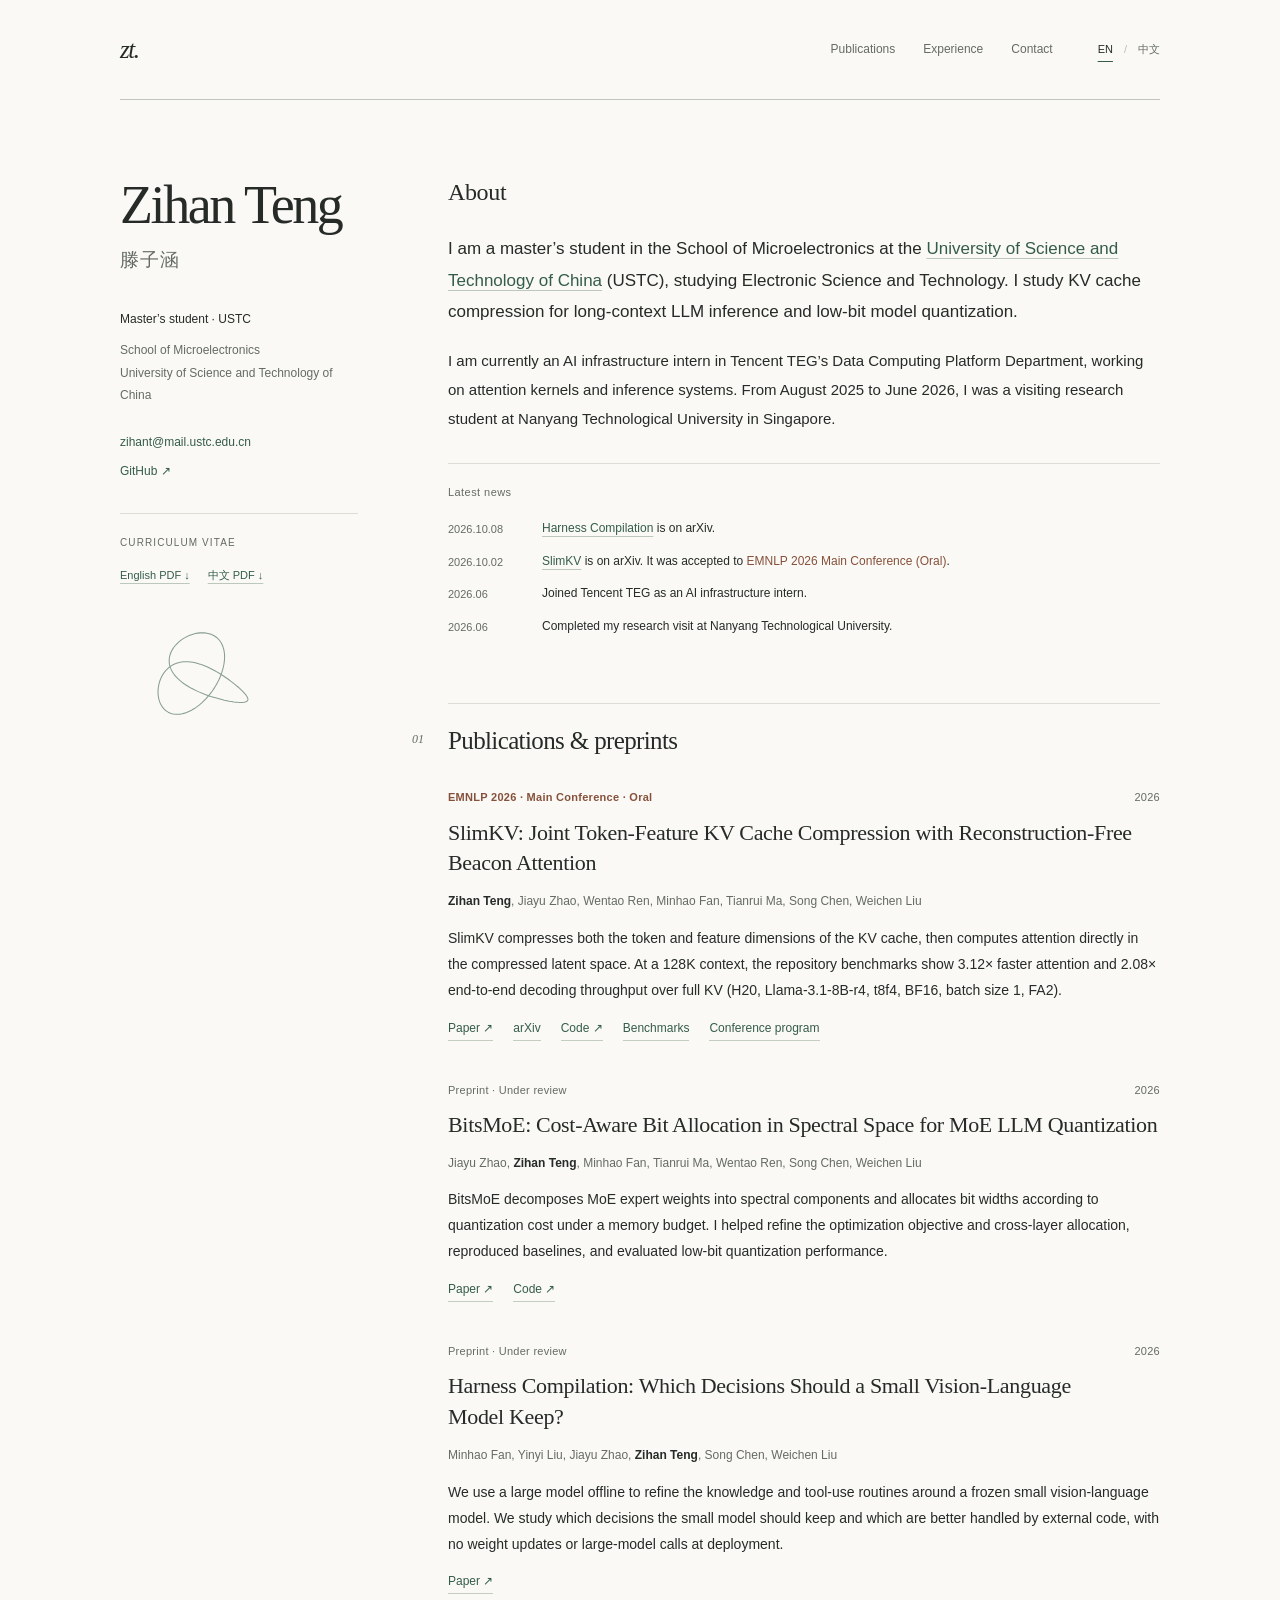
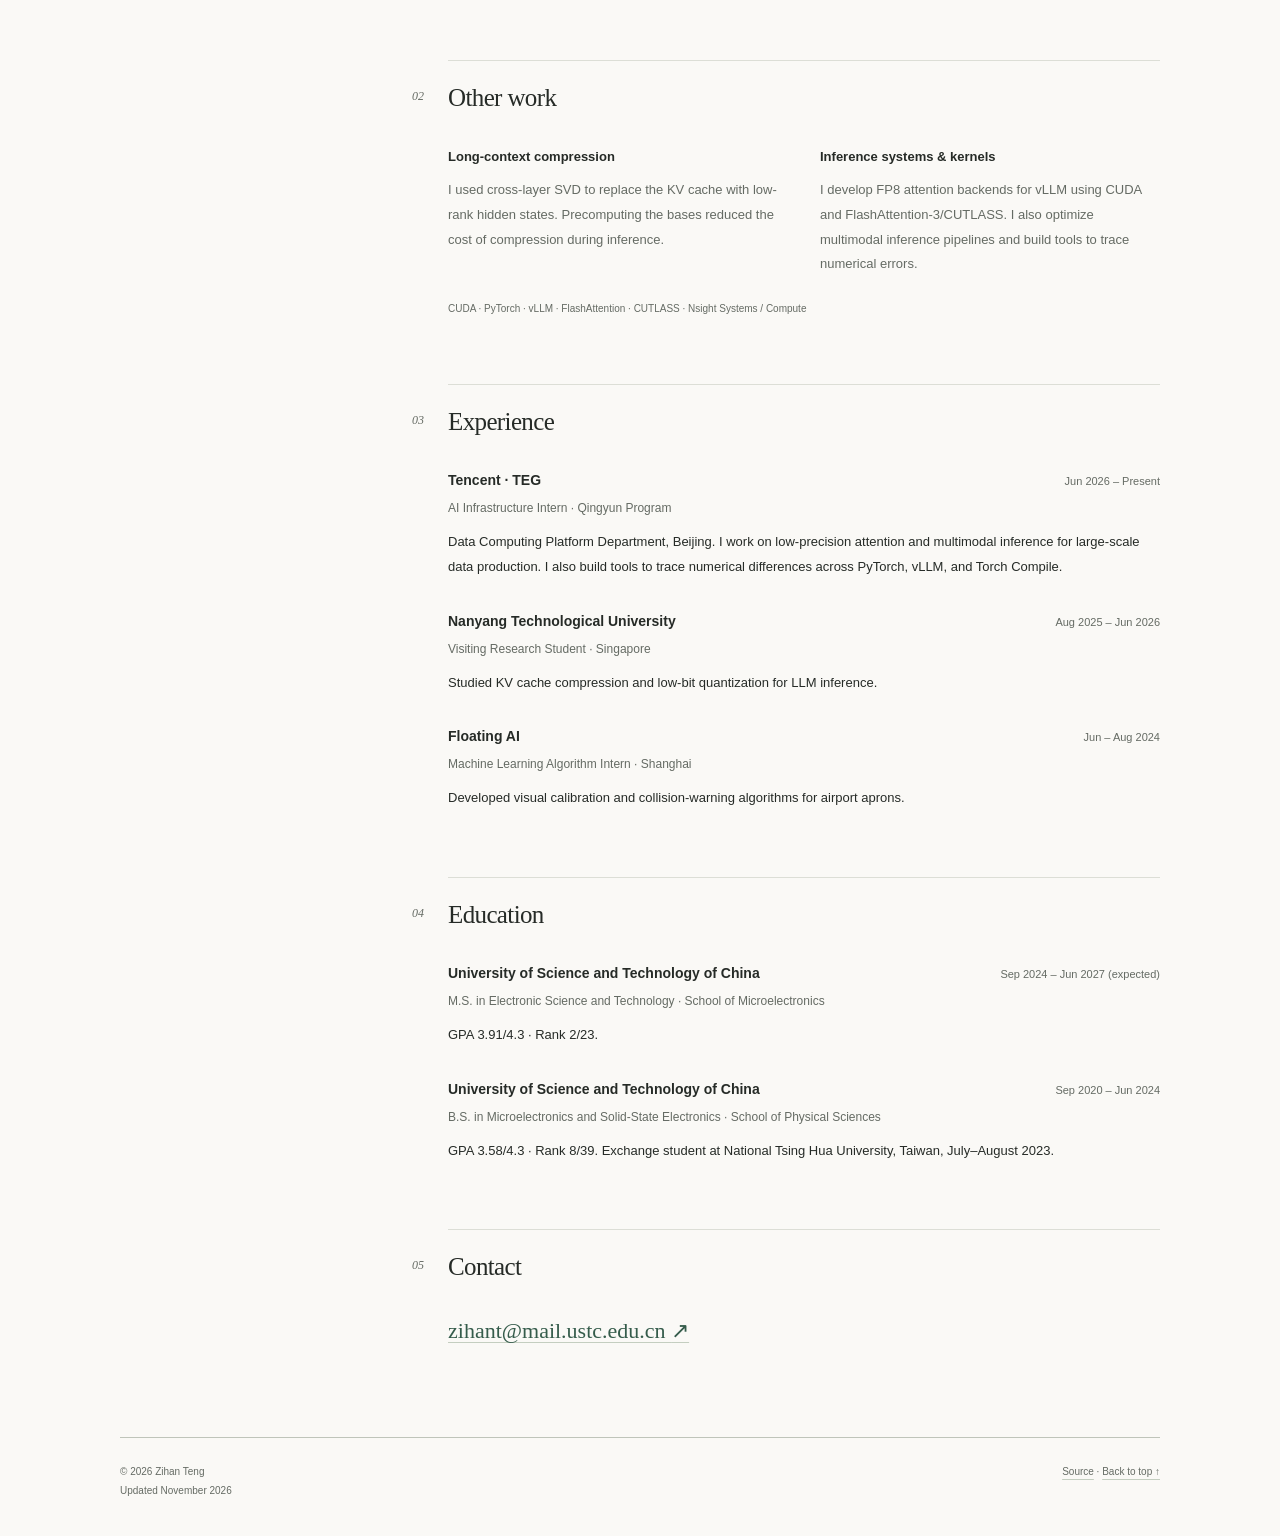
<file: index.html>
<!doctype html>
<html lang="en">
<head>
<meta charset="utf-8">
<meta name="viewport" content="width=device-width, initial-scale=1">
<meta name="description" content="Zihan Teng, master’s student at USTC. Research in efficient LLM inference, KV cache compression, quantization, and GPU systems. First author of SlimKV, EMNLP 2026 Oral.">
<meta name="theme-color" content="#faf9f6">
<title>Zihan Teng</title>
<link rel="canonical" href="https://strandding.github.io/">
<link rel="alternate" hreflang="en" href="https://strandding.github.io/">
<link rel="alternate" hreflang="zh-CN" href="https://strandding.github.io/zh/">
<link rel="alternate" hreflang="x-default" href="https://strandding.github.io/">
<meta property="og:type" content="website">
<meta property="og:title" content="Zihan Teng">
<meta property="og:description" content="Zihan Teng, master’s student at USTC. Research in efficient LLM inference, KV cache compression, quantization, and GPU systems. First author of SlimKV, EMNLP 2026 Oral.">
<meta property="og:url" content="https://strandding.github.io/">
<meta property="og:locale" content="en_US">
<link rel="icon" href="./assets/favicon.svg" type="image/svg+xml">
<link rel="stylesheet" href="./assets/style.css">
<script type="application/ld+json">{"@context": "https://schema.org", "@type": "Person", "name": "Zihan Teng", "alternateName": "滕子涵", "url": "https://strandding.github.io/", "email": "mailto:zihant@mail.ustc.edu.cn", "sameAs": ["https://github.com/Strandding"], "affiliation": {"@type": "CollegeOrUniversity", "name": "University of Science and Technology of China"}}</script>
</head>
<body id="top">
<a class="skip-link" href="#main">Skip to content</a>
<div class="page">
<header class="topbar">
<a class="wordmark" href="./" aria-label="Zihan Teng">zt.</a>
<div class="top-right">
<nav class="top-nav" aria-label="Main navigation"><a href="#publications">Publications</a><a href="#experience">Experience</a><a href="#contact">Contact</a></nav>
<nav class="language" aria-label="Language"><a href="./" lang="en" hreflang="en" aria-current="page">EN</a><span aria-hidden="true">/</span><a href="./zh/" lang="zh-CN" hreflang="zh-CN" >中文</a></nav>
</div>
</header>
<div class="layout">
<aside class="profile" aria-label="Personal profile">
<h1>Zihan Teng</h1>
<p class="alternate-name" lang="zh-CN">滕子涵</p>
<p class="affiliation"><span class="role">Master’s student · USTC</span>School of Microelectronics<br>University of Science and Technology of China</p>
<div class="profile-links"><a href="mailto:zihant@mail.ustc.edu.cn">zihant@mail.ustc.edu.cn</a><a href="https://github.com/Strandding">GitHub <span aria-hidden="true">↗</span></a></div>
<div class="cv-links"><span class="label">Curriculum vitae</span><a href="./assets/Zihan_Teng_CV_EN.pdf" download="Zihan_Teng_CV_EN.pdf" lang="en">English PDF <span aria-hidden="true">↓</span></a><a href="./assets/Zihan_Teng_CV_ZH.pdf" download="Zihan_Teng_CV_ZH.pdf" lang="zh-CN">中文 PDF <span aria-hidden="true">↓</span></a></div>
<svg class="motion-mark" data-motion-mark viewBox="0 0 160 108" aria-hidden="true" focusable="false"><path d="M77.69,39.39 L80.14,40.13 L82.60,41.00 L85.07,41.97 L87.54,43.03 L90.00,44.19 L92.45,45.43 L94.88,46.74 L97.28,48.11 L99.64,49.53 L101.96,51.00 L104.23,52.49 L106.45,54.00 L108.59,55.52 L110.67,57.05 L112.66,58.57 L114.56,60.07 L116.37,61.55 L118.07,63.00 L119.66,64.40 L121.13,65.77 L122.47,67.08 L123.68,68.34 L124.75,69.53 L125.67,70.66 L126.44,71.73 L127.06,72.72 L127.51,73.63 L127.80,74.47 L127.91,75.23 L127.85,75.91 L127.62,76.52 L127.22,77.04 L126.63,77.48 L125.87,77.84 L124.93,78.12 L123.82,78.32 L122.54,78.44 L121.10,78.48 L119.49,78.45 L117.73,78.34 L115.82,78.16 L113.77,77.90 L111.59,77.57 L109.29,77.17 L106.87,76.69 L104.36,76.15 L101.76,75.53 L99.08,74.85 L96.34,74.09 L93.55,73.27 L90.73,72.38 L87.90,71.42 L85.05,70.39 L82.23,69.29 L79.42,68.12 L76.66,66.89 L73.96,65.59 L71.33,64.23 L68.79,62.80 L66.36,61.30 L64.04,59.75 L61.84,58.13 L59.80,56.46 L57.90,54.73 L56.17,52.95 L54.61,51.11 L53.24,49.24 L52.05,47.32 L51.07,45.37 L50.28,43.38 L49.70,41.38 L49.33,39.36 L49.17,37.32 L49.22,35.29 L49.47,33.26 L49.93,31.25 L50.59,29.26 L51.44,27.31 L52.48,25.40 L53.69,23.54 L55.08,21.75 L56.62,20.03 L58.31,18.39 L60.14,16.85 L62.08,15.42 L64.13,14.10 L66.27,12.91 L68.49,11.85 L70.76,10.93 L73.07,10.17 L75.41,9.57 L77.76,9.14 L80.10,8.87 L82.42,8.79 L84.69,8.89 L86.91,9.18 L89.05,9.66 L91.11,10.33 L93.06,11.19 L94.89,12.24 L96.60,13.48 L98.16,14.90 L99.58,16.50 L100.83,18.27 L101.91,20.21 L102.82,22.31 L103.54,24.56 L104.08,26.95 L104.42,29.46 L104.58,32.08 L104.54,34.81 L104.30,37.62 L103.88,40.51 L103.26,43.44 L102.47,46.42 L101.49,49.42 L100.34,52.43 L99.03,55.42 L97.57,58.38 L95.95,61.30 L94.20,64.16 L92.33,66.94 L90.34,69.63 L88.25,72.20 L86.07,74.65 L83.82,76.96 L81.50,79.12 L79.14,81.11 L76.74,82.93 L74.32,84.57 L71.89,86.01 L69.47,87.26 L67.07,88.30 L64.69,89.13 L62.36,89.74 L60.09,90.15 L57.88,90.34 L55.74,90.31 L53.70,90.08 L51.75,89.64 L49.90,89.01 L48.17,88.18 L46.56,87.17 L45.07,85.99 L43.72,84.64 L42.50,83.14 L41.43,81.51 L40.49,79.75 L39.71,77.88 L39.07,75.91 L38.58,73.87 L38.25,71.76 L38.06,69.60 L38.02,67.41 L38.13,65.20 L38.38,63.00 L38.78,60.80 L39.32,58.64 L40.00,56.52 L40.81,54.47 L41.75,52.48 L42.82,50.59 L44.00,48.78 L45.31,47.09 L46.72,45.52 L48.25,44.07 L49.87,42.76 L51.59,41.59 L53.40,40.57 L55.30,39.70 L57.28,38.98 L59.33,38.42 L61.45,38.01 L63.63,37.76 L65.86,37.67 L68.15,37.73 L70.49,37.93 L72.86,38.28 L75.26,38.77 L77.69,39.39 Z"/></svg>
</aside>
<main class="content" id="main">
<section class="intro" aria-labelledby="intro-title"><h2 id="intro-title">About</h2><p>I am a master’s student in the School of Microelectronics at the <a href="https://www.ustc.edu.cn/">University of Science and Technology of China</a> (USTC), studying Electronic Science and Technology. I study KV cache compression for long-context LLM inference and low-bit model quantization.</p><p>I am currently an AI infrastructure intern in Tencent TEG’s Data Computing Platform Department, working on attention kernels and inference systems. From August 2025 to June 2026, I was a visiting research student at Nanyang Technological University in Singapore.</p><div class="news" aria-labelledby="news-title"><h3 id="news-title">Latest news</h3><ul>
<li><time datetime="2026-10-08">2026.10.08</time><p><a href="https://arxiv.org/abs/2610.11231">Harness Compilation</a> is on arXiv.</p></li>
<li><time datetime="2026-10-02">2026.10.02</time><p><a href="https://arxiv.org/abs/2610.02953">SlimKV</a> is on arXiv. It was accepted to <strong>EMNLP 2026 Main Conference (Oral)</strong>.</p></li>
<li><time datetime="2026-06">2026.06</time><p>Joined Tencent TEG as an AI infrastructure intern.</p></li>
<li><time datetime="2026-06">2026.06</time><p>Completed my research visit at Nanyang Technological University.</p></li>
</ul></div></section>
<section class="section" id="publications"><div class="section-heading"><span class="number" aria-hidden="true">01</span><h2>Publications & preprints</h2></div>
<article class="publication">
<div class="publication-header"><span class="venue">EMNLP 2026 · Main Conference · Oral</span><span>2026</span></div>
<h3 lang="en"><a href="https://aclanthology.org/2026.emnlp-main.983/">SlimKV: Joint Token-Feature KV Cache Compression with Reconstruction-Free Beacon Attention</a></h3>
<p class="authors" lang="en"><strong>Zihan Teng</strong>, Jiayu Zhao, Wentao Ren, Minhao Fan, Tianrui Ma, Song Chen, Weichen Liu</p><p class="abstract">SlimKV compresses both the token and feature dimensions of the KV cache, then computes attention directly in the compressed latent space. At a 128K context, the repository benchmarks show 3.12× faster attention and 2.08× end-to-end decoding throughput over full KV (H20, Llama-3.1-8B-r4, t8f4, BF16, batch size 1, FA2).</p>
<div class="paper-links"><a href="https://aclanthology.org/2026.emnlp-main.983/">Paper <span aria-hidden="true">↗</span></a><a href="https://arxiv.org/abs/2610.02953">arXiv</a><a href="https://github.com/Strandding/SlimKV">Code <span aria-hidden="true">↗</span></a><a href="https://github.com/Strandding/SlimKV#decode-speed">Benchmarks</a><a href="https://2026.emnlp.org/program/">Conference program</a></div>
</article>
<article class="publication">
<div class="publication-header"><span>Preprint · Under review</span><span>2026</span></div>
<h3 lang="en"><a href="https://arxiv.org/abs/2606.00079">BitsMoE: Cost-Aware Bit Allocation in Spectral Space for MoE LLM Quantization</a></h3>
<p class="authors" lang="en">Jiayu Zhao, <strong>Zihan Teng</strong>, Minhao Fan, Tianrui Ma, Wentao Ren, Song Chen, Weichen Liu</p><p class="abstract">BitsMoE decomposes MoE expert weights into spectral components and allocates bit widths according to quantization cost under a memory budget. I helped refine the optimization objective and cross-layer allocation, reproduced baselines, and evaluated low-bit quantization performance.</p>
<div class="paper-links"><a href="https://arxiv.org/abs/2606.00079">Paper <span aria-hidden="true">↗</span></a><a href="https://github.com/zjiayu064/BitsMoE">Code <span aria-hidden="true">↗</span></a></div>
</article>
<article class="publication">
<div class="publication-header"><span>Preprint · Under review</span><span>2026</span></div>
<h3 lang="en"><a href="https://arxiv.org/abs/2610.11231">Harness Compilation: Which Decisions Should a Small Vision-Language Model Keep?</a></h3>
<p class="authors" lang="en">Minhao Fan, Yinyi Liu, Jiayu Zhao, <strong>Zihan Teng</strong>, Song Chen, Weichen Liu</p><p class="abstract">We use a large model offline to refine the knowledge and tool-use routines around a frozen small vision-language model. We study which decisions the small model should keep and which are better handled by external code, with no weight updates or large-model calls at deployment.</p>
<div class="paper-links"><a href="https://arxiv.org/abs/2610.11231">Paper <span aria-hidden="true">↗</span></a></div>
</article>
</section>
<section class="section" id="research"><div class="section-heading"><span class="number" aria-hidden="true">02</span><h2>Other work</h2></div><div class="practice"><div><h3>Long-context compression</h3><p>I used cross-layer SVD to replace the KV cache with low-rank hidden states. Precomputing the bases reduced the cost of compression during inference.</p></div><div><h3>Inference systems & kernels</h3><p>I develop FP8 attention backends for vLLM using CUDA and FlashAttention-3/CUTLASS. I also optimize multimodal inference pipelines and build tools to trace numerical errors.</p></div></div><p class="tools">CUDA · PyTorch · vLLM · FlashAttention · CUTLASS · Nsight Systems / Compute</p></section>
<section class="section" id="experience"><div class="section-heading"><span class="number" aria-hidden="true">03</span><h2>Experience</h2></div><article class="entry"><div class="entry-title"><h3>Tencent · TEG</h3><span class="date">Jun 2026 – Present</span></div><p class="role">AI Infrastructure Intern · Qingyun Program</p><p>Data Computing Platform Department, Beijing. I work on low-precision attention and multimodal inference for large-scale data production. I also build tools to trace numerical differences across PyTorch, vLLM, and Torch Compile.</p></article>
<article class="entry"><div class="entry-title"><h3>Nanyang Technological University</h3><span class="date">Aug 2025 – Jun 2026</span></div><p class="role">Visiting Research Student · Singapore</p><p>Studied KV cache compression and low-bit quantization for LLM inference.</p></article>
<article class="entry"><div class="entry-title"><h3>Floating AI</h3><span class="date">Jun – Aug 2024</span></div><p class="role">Machine Learning Algorithm Intern · Shanghai</p><p>Developed visual calibration and collision-warning algorithms for airport aprons.</p></article></section>
<section class="section" id="education"><div class="section-heading"><span class="number" aria-hidden="true">04</span><h2>Education</h2></div><article class="entry"><div class="entry-title"><h3>University of Science and Technology of China</h3><span class="date">Sep 2024 – Jun 2027 (expected)</span></div><p class="role">M.S. in Electronic Science and Technology · School of Microelectronics</p><p>GPA 3.91/4.3 · Rank 2/23.</p></article>
<article class="entry"><div class="entry-title"><h3>University of Science and Technology of China</h3><span class="date">Sep 2020 – Jun 2024</span></div><p class="role">B.S. in Microelectronics and Solid-State Electronics · School of Physical Sciences</p><p>GPA 3.58/4.3 · Rank 8/39. Exchange student at National Tsing Hua University, Taiwan, July–August 2023.</p></article></section>
<section class="section contact" id="contact"><div class="section-heading"><span class="number" aria-hidden="true">05</span><h2>Contact</h2></div><a href="mailto:zihant@mail.ustc.edu.cn">zihant@mail.ustc.edu.cn <span aria-hidden="true">↗</span></a></section>
</main>
</div>
<footer class="footer"><span>© 2026 Zihan Teng<br>Updated November 2026</span><span><a href="https://github.com/Strandding/strandding.github.io">Source</a> · <a href="#top">Back to top ↑</a></span></footer>
</div>
<script type="module" src="./assets/motion.js"></script>
</body>
</html>
</file>
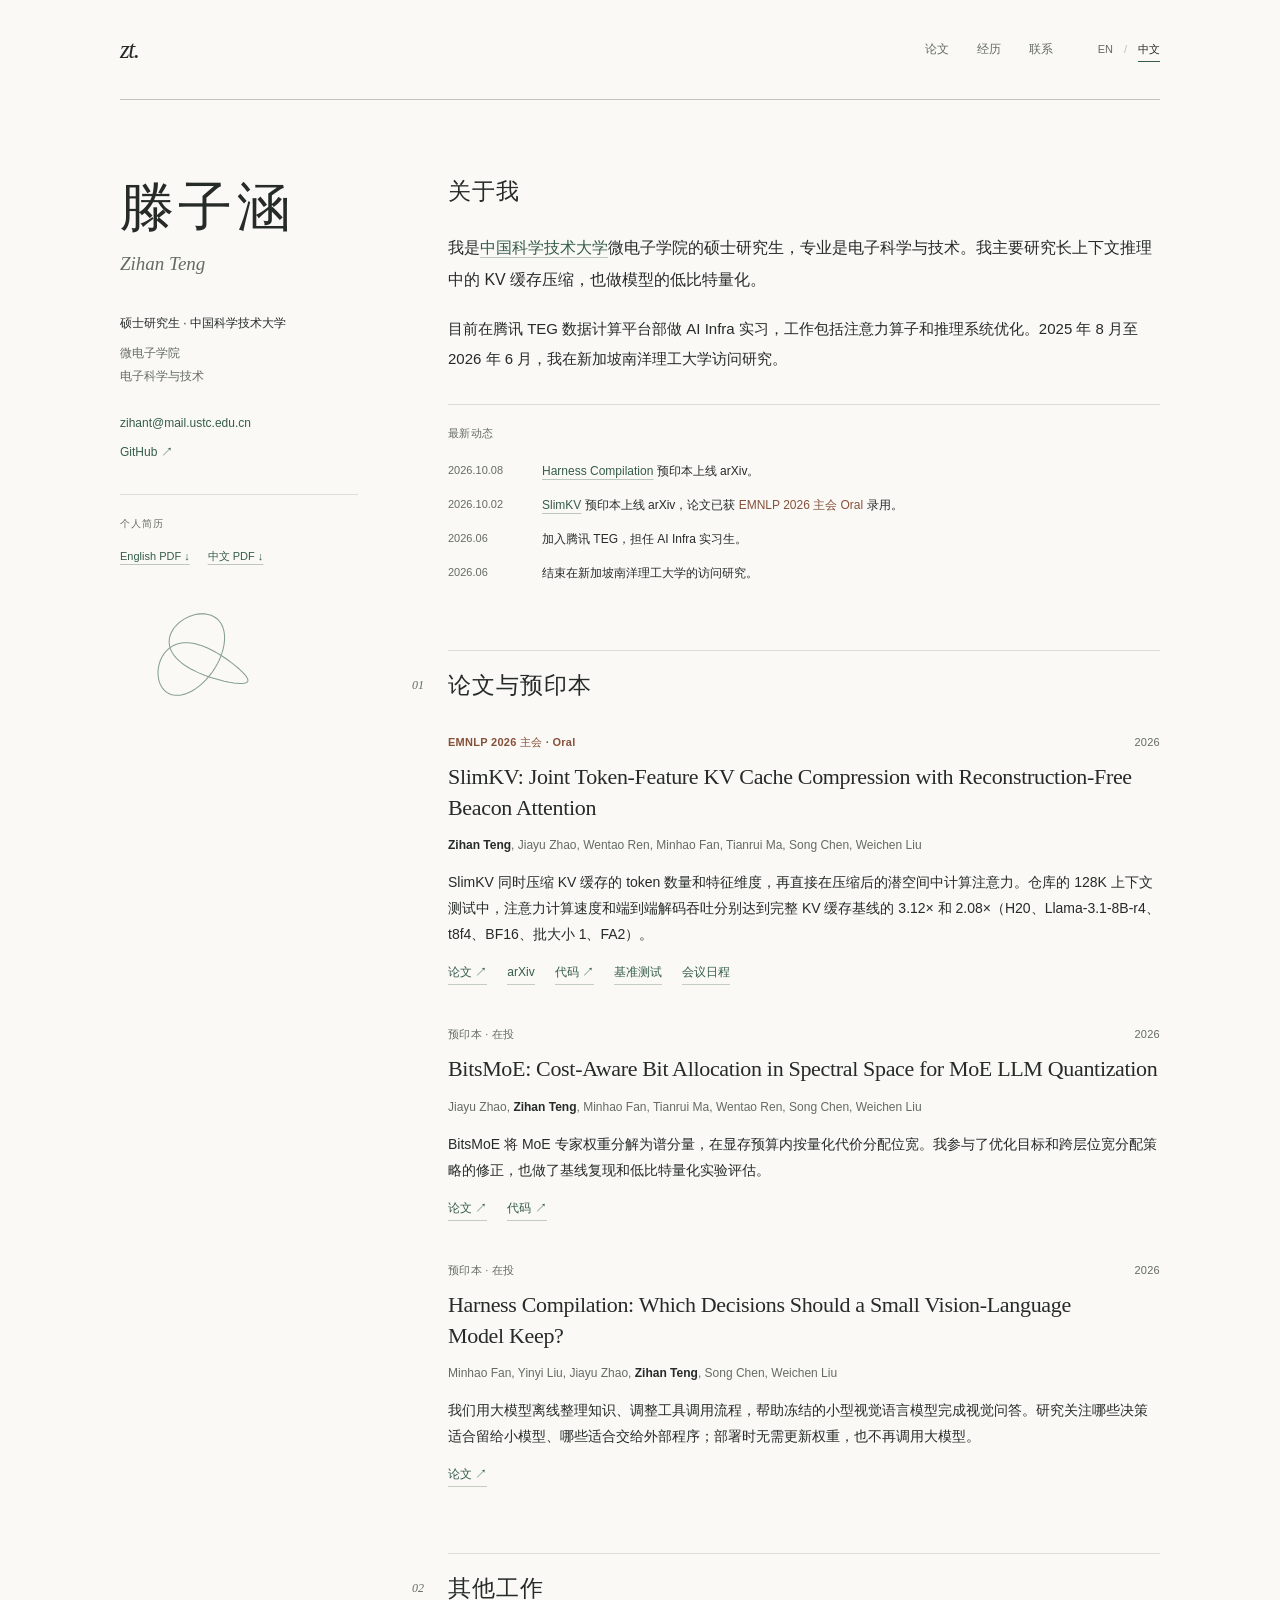
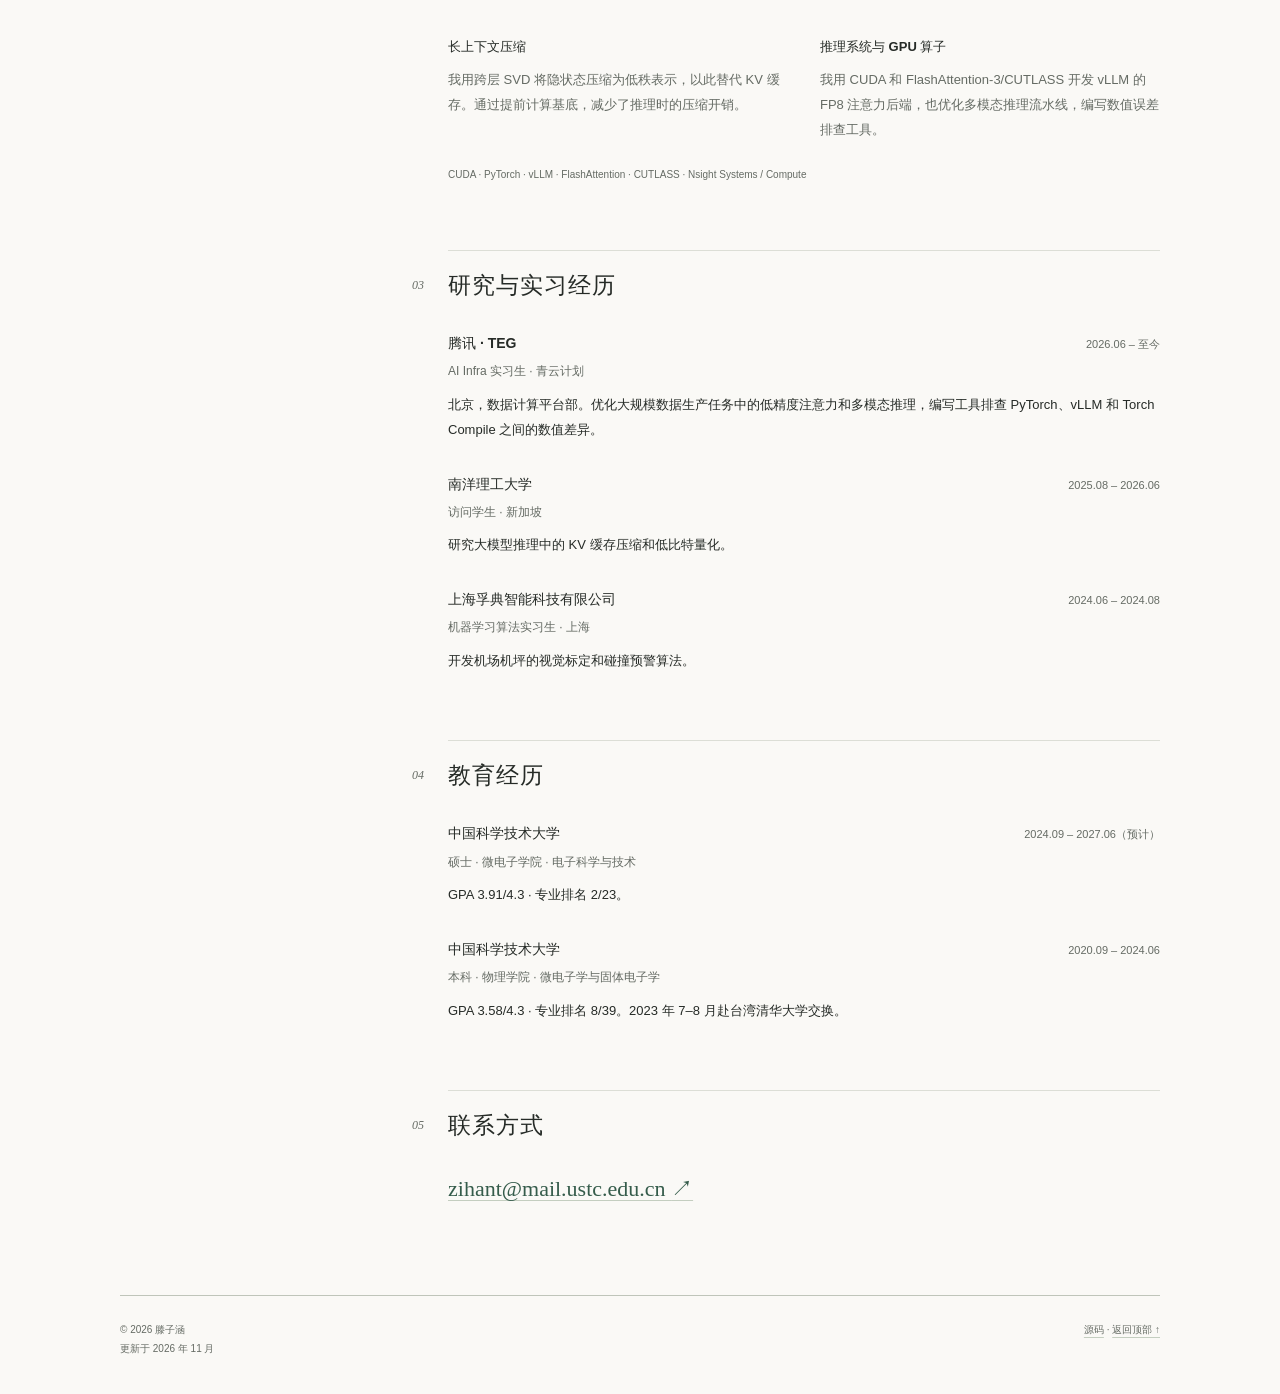
<file: zh/index.html>
<!doctype html>
<html lang="zh-CN">
<head>
<meta charset="utf-8">
<meta name="viewport" content="width=device-width, initial-scale=1">
<meta name="description" content="滕子涵，中国科学技术大学硕士研究生。研究方向包括大模型高效推理、KV 缓存压缩、低比特量化与 GPU 系统。SlimKV 第一作者，EMNLP 2026 主会 Oral。">
<meta name="theme-color" content="#faf9f6">
<title>滕子涵</title>
<link rel="canonical" href="https://strandding.github.io/zh/">
<link rel="alternate" hreflang="en" href="https://strandding.github.io/">
<link rel="alternate" hreflang="zh-CN" href="https://strandding.github.io/zh/">
<link rel="alternate" hreflang="x-default" href="https://strandding.github.io/">
<meta property="og:type" content="website">
<meta property="og:title" content="滕子涵">
<meta property="og:description" content="滕子涵，中国科学技术大学硕士研究生。研究方向包括大模型高效推理、KV 缓存压缩、低比特量化与 GPU 系统。SlimKV 第一作者，EMNLP 2026 主会 Oral。">
<meta property="og:url" content="https://strandding.github.io/zh/">
<meta property="og:locale" content="zh_CN">
<link rel="icon" href="../assets/favicon.svg" type="image/svg+xml">
<link rel="stylesheet" href="../assets/style.css">
<script type="application/ld+json">{"@context": "https://schema.org", "@type": "Person", "name": "Zihan Teng", "alternateName": "滕子涵", "url": "https://strandding.github.io/", "email": "mailto:zihant@mail.ustc.edu.cn", "sameAs": ["https://github.com/Strandding"], "affiliation": {"@type": "CollegeOrUniversity", "name": "University of Science and Technology of China"}}</script>
</head>
<body id="top">
<a class="skip-link" href="#main">跳转到正文</a>
<div class="page">
<header class="topbar">
<a class="wordmark" href="./" aria-label="滕子涵">zt.</a>
<div class="top-right">
<nav class="top-nav" aria-label="主导航"><a href="#publications">论文</a><a href="#experience">经历</a><a href="#contact">联系</a></nav>
<nav class="language" aria-label="语言切换"><a href="../" lang="en" hreflang="en" >EN</a><span aria-hidden="true">/</span><a href="./" lang="zh-CN" hreflang="zh-CN" aria-current="page">中文</a></nav>
</div>
</header>
<div class="layout">
<aside class="profile" aria-label="个人信息">
<h1>滕子涵</h1>
<p class="alternate-name" lang="en">Zihan Teng</p>
<p class="affiliation"><span class="role">硕士研究生 · 中国科学技术大学</span>微电子学院<br>电子科学与技术</p>
<div class="profile-links"><a href="mailto:zihant@mail.ustc.edu.cn">zihant@mail.ustc.edu.cn</a><a href="https://github.com/Strandding">GitHub <span aria-hidden="true">↗</span></a></div>
<div class="cv-links"><span class="label">个人简历</span><a href="../assets/Zihan_Teng_CV_EN.pdf" download="Zihan_Teng_CV_EN.pdf" lang="en">English PDF <span aria-hidden="true">↓</span></a><a href="../assets/Zihan_Teng_CV_ZH.pdf" download="Zihan_Teng_CV_ZH.pdf" lang="zh-CN">中文 PDF <span aria-hidden="true">↓</span></a></div>
<svg class="motion-mark" data-motion-mark viewBox="0 0 160 108" aria-hidden="true" focusable="false"><path d="M77.69,39.39 L80.14,40.13 L82.60,41.00 L85.07,41.97 L87.54,43.03 L90.00,44.19 L92.45,45.43 L94.88,46.74 L97.28,48.11 L99.64,49.53 L101.96,51.00 L104.23,52.49 L106.45,54.00 L108.59,55.52 L110.67,57.05 L112.66,58.57 L114.56,60.07 L116.37,61.55 L118.07,63.00 L119.66,64.40 L121.13,65.77 L122.47,67.08 L123.68,68.34 L124.75,69.53 L125.67,70.66 L126.44,71.73 L127.06,72.72 L127.51,73.63 L127.80,74.47 L127.91,75.23 L127.85,75.91 L127.62,76.52 L127.22,77.04 L126.63,77.48 L125.87,77.84 L124.93,78.12 L123.82,78.32 L122.54,78.44 L121.10,78.48 L119.49,78.45 L117.73,78.34 L115.82,78.16 L113.77,77.90 L111.59,77.57 L109.29,77.17 L106.87,76.69 L104.36,76.15 L101.76,75.53 L99.08,74.85 L96.34,74.09 L93.55,73.27 L90.73,72.38 L87.90,71.42 L85.05,70.39 L82.23,69.29 L79.42,68.12 L76.66,66.89 L73.96,65.59 L71.33,64.23 L68.79,62.80 L66.36,61.30 L64.04,59.75 L61.84,58.13 L59.80,56.46 L57.90,54.73 L56.17,52.95 L54.61,51.11 L53.24,49.24 L52.05,47.32 L51.07,45.37 L50.28,43.38 L49.70,41.38 L49.33,39.36 L49.17,37.32 L49.22,35.29 L49.47,33.26 L49.93,31.25 L50.59,29.26 L51.44,27.31 L52.48,25.40 L53.69,23.54 L55.08,21.75 L56.62,20.03 L58.31,18.39 L60.14,16.85 L62.08,15.42 L64.13,14.10 L66.27,12.91 L68.49,11.85 L70.76,10.93 L73.07,10.17 L75.41,9.57 L77.76,9.14 L80.10,8.87 L82.42,8.79 L84.69,8.89 L86.91,9.18 L89.05,9.66 L91.11,10.33 L93.06,11.19 L94.89,12.24 L96.60,13.48 L98.16,14.90 L99.58,16.50 L100.83,18.27 L101.91,20.21 L102.82,22.31 L103.54,24.56 L104.08,26.95 L104.42,29.46 L104.58,32.08 L104.54,34.81 L104.30,37.62 L103.88,40.51 L103.26,43.44 L102.47,46.42 L101.49,49.42 L100.34,52.43 L99.03,55.42 L97.57,58.38 L95.95,61.30 L94.20,64.16 L92.33,66.94 L90.34,69.63 L88.25,72.20 L86.07,74.65 L83.82,76.96 L81.50,79.12 L79.14,81.11 L76.74,82.93 L74.32,84.57 L71.89,86.01 L69.47,87.26 L67.07,88.30 L64.69,89.13 L62.36,89.74 L60.09,90.15 L57.88,90.34 L55.74,90.31 L53.70,90.08 L51.75,89.64 L49.90,89.01 L48.17,88.18 L46.56,87.17 L45.07,85.99 L43.72,84.64 L42.50,83.14 L41.43,81.51 L40.49,79.75 L39.71,77.88 L39.07,75.91 L38.58,73.87 L38.25,71.76 L38.06,69.60 L38.02,67.41 L38.13,65.20 L38.38,63.00 L38.78,60.80 L39.32,58.64 L40.00,56.52 L40.81,54.47 L41.75,52.48 L42.82,50.59 L44.00,48.78 L45.31,47.09 L46.72,45.52 L48.25,44.07 L49.87,42.76 L51.59,41.59 L53.40,40.57 L55.30,39.70 L57.28,38.98 L59.33,38.42 L61.45,38.01 L63.63,37.76 L65.86,37.67 L68.15,37.73 L70.49,37.93 L72.86,38.28 L75.26,38.77 L77.69,39.39 Z"/></svg>
</aside>
<main class="content" id="main">
<section class="intro" aria-labelledby="intro-title"><h2 id="intro-title">关于我</h2><p>我是<a href="https://www.ustc.edu.cn/">中国科学技术大学</a>微电子学院的硕士研究生，专业是电子科学与技术。我主要研究长上下文推理中的 KV 缓存压缩，也做模型的低比特量化。</p><p>目前在腾讯 TEG 数据计算平台部做 AI Infra 实习，工作包括注意力算子和推理系统优化。2025 年 8 月至 2026 年 6 月，我在新加坡南洋理工大学访问研究。</p><div class="news" aria-labelledby="news-title"><h3 id="news-title">最新动态</h3><ul>
<li><time datetime="2026-10-08">2026.10.08</time><p><a href="https://arxiv.org/abs/2610.11231">Harness Compilation</a> 预印本上线 arXiv。</p></li>
<li><time datetime="2026-10-02">2026.10.02</time><p><a href="https://arxiv.org/abs/2610.02953">SlimKV</a> 预印本上线 arXiv，论文已获 <strong>EMNLP 2026 主会 Oral</strong> 录用。</p></li>
<li><time datetime="2026-06">2026.06</time><p>加入腾讯 TEG，担任 AI Infra 实习生。</p></li>
<li><time datetime="2026-06">2026.06</time><p>结束在新加坡南洋理工大学的访问研究。</p></li>
</ul></div></section>
<section class="section" id="publications"><div class="section-heading"><span class="number" aria-hidden="true">01</span><h2>论文与预印本</h2></div>
<article class="publication">
<div class="publication-header"><span class="venue">EMNLP 2026 主会 · Oral</span><span>2026</span></div>
<h3 lang="en"><a href="https://aclanthology.org/2026.emnlp-main.983/">SlimKV: Joint Token-Feature KV Cache Compression with Reconstruction-Free Beacon Attention</a></h3>
<p class="authors" lang="en"><strong>Zihan Teng</strong>, Jiayu Zhao, Wentao Ren, Minhao Fan, Tianrui Ma, Song Chen, Weichen Liu</p><p class="abstract">SlimKV 同时压缩 KV 缓存的 token 数量和特征维度，再直接在压缩后的潜空间中计算注意力。仓库的 128K 上下文测试中，注意力计算速度和端到端解码吞吐分别达到完整 KV 缓存基线的 3.12× 和 2.08×（H20、Llama-3.1-8B-r4、t8f4、BF16、批大小 1、FA2）。</p>
<div class="paper-links"><a href="https://aclanthology.org/2026.emnlp-main.983/">论文 <span aria-hidden="true">↗</span></a><a href="https://arxiv.org/abs/2610.02953">arXiv</a><a href="https://github.com/Strandding/SlimKV">代码 <span aria-hidden="true">↗</span></a><a href="https://github.com/Strandding/SlimKV#decode-speed">基准测试</a><a href="https://2026.emnlp.org/program/">会议日程</a></div>
</article>
<article class="publication">
<div class="publication-header"><span>预印本 · 在投</span><span>2026</span></div>
<h3 lang="en"><a href="https://arxiv.org/abs/2606.00079">BitsMoE: Cost-Aware Bit Allocation in Spectral Space for MoE LLM Quantization</a></h3>
<p class="authors" lang="en">Jiayu Zhao, <strong>Zihan Teng</strong>, Minhao Fan, Tianrui Ma, Wentao Ren, Song Chen, Weichen Liu</p><p class="abstract">BitsMoE 将 MoE 专家权重分解为谱分量，在显存预算内按量化代价分配位宽。我参与了优化目标和跨层位宽分配策略的修正，也做了基线复现和低比特量化实验评估。</p>
<div class="paper-links"><a href="https://arxiv.org/abs/2606.00079">论文 <span aria-hidden="true">↗</span></a><a href="https://github.com/zjiayu064/BitsMoE">代码 <span aria-hidden="true">↗</span></a></div>
</article>
<article class="publication">
<div class="publication-header"><span>预印本 · 在投</span><span>2026</span></div>
<h3 lang="en"><a href="https://arxiv.org/abs/2610.11231">Harness Compilation: Which Decisions Should a Small Vision-Language Model Keep?</a></h3>
<p class="authors" lang="en">Minhao Fan, Yinyi Liu, Jiayu Zhao, <strong>Zihan Teng</strong>, Song Chen, Weichen Liu</p><p class="abstract">我们用大模型离线整理知识、调整工具调用流程，帮助冻结的小型视觉语言模型完成视觉问答。研究关注哪些决策适合留给小模型、哪些适合交给外部程序；部署时无需更新权重，也不再调用大模型。</p>
<div class="paper-links"><a href="https://arxiv.org/abs/2610.11231">论文 <span aria-hidden="true">↗</span></a></div>
</article>
</section>
<section class="section" id="research"><div class="section-heading"><span class="number" aria-hidden="true">02</span><h2>其他工作</h2></div><div class="practice"><div><h3>长上下文压缩</h3><p>我用跨层 SVD 将隐状态压缩为低秩表示，以此替代 KV 缓存。通过提前计算基底，减少了推理时的压缩开销。</p></div><div><h3>推理系统与 GPU 算子</h3><p>我用 CUDA 和 FlashAttention-3/CUTLASS 开发 vLLM 的 FP8 注意力后端，也优化多模态推理流水线，编写数值误差排查工具。</p></div></div><p class="tools">CUDA · PyTorch · vLLM · FlashAttention · CUTLASS · Nsight Systems / Compute</p></section>
<section class="section" id="experience"><div class="section-heading"><span class="number" aria-hidden="true">03</span><h2>研究与实习经历</h2></div><article class="entry"><div class="entry-title"><h3>腾讯 · TEG</h3><span class="date">2026.06 – 至今</span></div><p class="role">AI Infra 实习生 · 青云计划</p><p>北京，数据计算平台部。优化大规模数据生产任务中的低精度注意力和多模态推理，编写工具排查 PyTorch、vLLM 和 Torch Compile 之间的数值差异。</p></article>
<article class="entry"><div class="entry-title"><h3>南洋理工大学</h3><span class="date">2025.08 – 2026.06</span></div><p class="role">访问学生 · 新加坡</p><p>研究大模型推理中的 KV 缓存压缩和低比特量化。</p></article>
<article class="entry"><div class="entry-title"><h3>上海孚典智能科技有限公司</h3><span class="date">2024.06 – 2024.08</span></div><p class="role">机器学习算法实习生 · 上海</p><p>开发机场机坪的视觉标定和碰撞预警算法。</p></article></section>
<section class="section" id="education"><div class="section-heading"><span class="number" aria-hidden="true">04</span><h2>教育经历</h2></div><article class="entry"><div class="entry-title"><h3>中国科学技术大学</h3><span class="date">2024.09 – 2027.06（预计）</span></div><p class="role">硕士 · 微电子学院 · 电子科学与技术</p><p>GPA 3.91/4.3 · 专业排名 2/23。</p></article>
<article class="entry"><div class="entry-title"><h3>中国科学技术大学</h3><span class="date">2020.09 – 2024.06</span></div><p class="role">本科 · 物理学院 · 微电子学与固体电子学</p><p>GPA 3.58/4.3 · 专业排名 8/39。2023 年 7–8 月赴台湾清华大学交换。</p></article></section>
<section class="section contact" id="contact"><div class="section-heading"><span class="number" aria-hidden="true">05</span><h2>联系方式</h2></div><a href="mailto:zihant@mail.ustc.edu.cn">zihant@mail.ustc.edu.cn <span aria-hidden="true">↗</span></a></section>
</main>
</div>
<footer class="footer"><span>© 2026 滕子涵<br>更新于 2026 年 11 月</span><span><a href="https://github.com/Strandding/strandding.github.io">源码</a> · <a href="#top">返回顶部 ↑</a></span></footer>
</div>
<script type="module" src="../assets/motion.js"></script>
</body>
</html>
</file>
<file: assets/style.css>
:root {
  --paper: #faf9f6;
  --ink: #262b27;
  --muted: #656b64;
  --line: #dcded6;
  --accent: #355c4b;
  --highlight: #86513a;
  --serif: 'Iowan Old Style', 'Palatino Linotype', 'Book Antiqua', Georgia, 'Songti SC', 'Noto Serif CJK SC', serif;
  --sans: -apple-system, BlinkMacSystemFont, 'Segoe UI', 'PingFang SC', 'Microsoft YaHei', sans-serif;
}
* { box-sizing: border-box; }
html { scroll-behavior: smooth; scroll-padding-top: 40px; }
body { margin: 0; background: var(--paper); color: var(--ink); font: 16px/1.75 var(--sans); -webkit-font-smoothing: antialiased; }
a { color: var(--accent); text-underline-offset: 4px; text-decoration-thickness: 1px; }
a:hover { color: var(--highlight); }
a:focus-visible { outline: 2px solid var(--accent); outline-offset: 5px; }
::selection { background: #dfe8dd; }
.skip-link { position: fixed; left: 20px; top: -80px; background: var(--ink); color: white; padding: 10px 16px; z-index: 10; }
.skip-link:focus { top: 12px; }
.page { width: min(1040px, calc(100% - 112px)); margin: auto; }
.topbar { display: flex; justify-content: space-between; align-items: center; gap: 24px; min-height: 100px; border-bottom: 1px solid #bfc5ba; }
.wordmark { color: var(--ink); text-decoration: none; font: italic 25px/1 var(--serif); letter-spacing: -.06em; }
.top-right { display: flex; align-items: center; gap: 45px; }
.top-nav { display: flex; gap: 28px; font-size: 12px; }
.top-nav a { text-decoration: none; color: var(--muted); padding: 10px 0; }
.top-nav a:hover { color: var(--accent); }
.language { display: flex; align-items: center; gap: 11px; font-size: 11px; white-space: nowrap; }
.language a { padding: 10px 0; text-decoration: none; color: var(--muted); }
.language a[aria-current] { color: var(--ink); text-decoration: underline; text-decoration-color: var(--accent); text-underline-offset: 8px; }
.language span { color: #b9c0b4; }
.layout { display: grid; grid-template-columns: 238px minmax(0, 1fr); gap: 90px; padding-top: 76px; }
.profile { align-self: start; position: sticky; top: 48px; }
h1 { font: 400 54px/1.08 var(--serif); letter-spacing: -.045em; margin: 0 0 13px; white-space: nowrap; }
.alternate-name { font: 19px/1.4 var(--serif); color: var(--muted); margin: 0 0 34px; letter-spacing: .04em; }
.affiliation { font-size: 12px; line-height: 1.9; margin: 0 0 25px; color: var(--muted); }
.affiliation .role { display: block; font-weight: 500; margin-bottom: 8px; color: var(--ink); }
.profile-links { display: flex; flex-direction: column; align-items: flex-start; gap: 7px; font-size: 12px; }
.profile-links a { text-decoration: none; border-bottom: 1px solid transparent; }
.profile-links a:hover { border-color: var(--accent); }
.cv-links { margin-top: 30px; padding-top: 20px; border-top: 1px solid var(--line); font-size: 11px; }
.cv-links .label { display: block; color: var(--muted); font-size: 10px; letter-spacing: .11em; text-transform: uppercase; margin-bottom: 9px; }
.cv-links a { display: inline-block; padding: 5px 0; margin-right: 18px; text-decoration-color: #bcc8bb; }
.motion-mark { display: block; width: 160px; height: 108px; margin: 34px 0 0; overflow: visible; color: var(--accent); opacity: .58; pointer-events: none; }
.motion-mark path { fill: none; stroke: currentColor; stroke-width: 1.05; stroke-linecap: round; stroke-linejoin: round; }
.content { min-width: 0; padding-bottom: 24px; }
.intro { margin-bottom: 65px; }
.intro h2 { font: 400 24px/1.35 var(--serif); letter-spacing: -.015em; margin: 0 0 25px; }
.intro p { margin: 0 0 18px; font-size: 15px; line-height: 1.95; }
.intro > p:first-of-type { font-size: 17px; line-height: 1.85; }
.intro a { text-decoration-color: #bcc8bb; }
.news { margin-top: 30px; padding-top: 19px; border-top: 1px solid var(--line); font-size: 12px; line-height: 1.8; }
.news h3 { margin: 0 0 15px; color: var(--muted); font-size: 11px; font-weight: 500; letter-spacing: .04em; }
.news ul { list-style: none; margin: 0; padding: 0; }
.news li { display: grid; grid-template-columns: 76px minmax(0, 1fr); gap: 18px; margin-top: 10px; }
.news li:first-child { margin-top: 0; }
.news time { padding-top: 1px; color: var(--muted); font-size: 11px; line-height: 1.95; font-variant-numeric: tabular-nums; white-space: nowrap; }
.news p { margin: 0; font-size: 12px; line-height: 1.8; }
.news strong { font-weight: 500; color: var(--highlight); }
.section { margin-bottom: 66px; scroll-margin-top: 40px; }
.section-heading { position: relative; display: flex; align-items: baseline; margin-bottom: 32px; padding-top: 21px; border-top: 1px solid var(--line); }
.section-heading .number { position: absolute; left: -36px; top: 26px; color: var(--muted); font: italic 12px/1.5 var(--serif); }
.section-heading h2 { font: 400 25px/1.25 var(--serif); letter-spacing: -.025em; margin: 0; }
.publication { margin: 0 0 40px; }
.publication:last-child { margin-bottom: 0; }
.publication-header { display: flex; justify-content: space-between; align-items: baseline; gap: 20px; font-size: 11px; letter-spacing: .025em; color: var(--muted); margin-bottom: 10px; }
.publication-header .venue { color: var(--highlight); font-weight: 550; }
.publication-header > span:last-child { font-variant-numeric: tabular-nums; }
.publication h3 { font: 400 22px/1.4 var(--serif); letter-spacing: -.015em; margin: 0 0 11px; text-wrap: pretty; }
.publication h3 a { color: var(--ink); text-decoration: none; }
.publication h3 a:hover { text-decoration: underline; text-decoration-color: #b8c3b5; text-underline-offset: 5px; }
.authors { font-size: 12px; line-height: 1.9; color: var(--muted); margin: 0 0 13px; }
.authors strong { color: var(--ink); font-weight: 600; }
.abstract { font-size: 14px; line-height: 1.85; margin: 0 0 14px; }
.paper-links { display: flex; gap: 20px; flex-wrap: wrap; font-size: 12px; align-items: baseline; }
.paper-links a { text-decoration: none; border-bottom: 1px solid #c4cec0; padding-bottom: 1px; }
.paper-links a:hover { border-color: var(--accent); }
.entry { margin-bottom: 30px; }
.entry:last-child { margin-bottom: 0; }
.entry-title { display: flex; justify-content: space-between; align-items: baseline; gap: 20px; }
.entry h3 { font-size: 14px; line-height: 1.65; font-weight: 550; margin: 0; }
.date { font-size: 11px; white-space: nowrap; color: var(--muted); font-variant-numeric: tabular-nums; }
.entry .role { font-size: 12px; color: var(--muted); margin: 5px 0 10px; }
.entry p { font-size: 13px; line-height: 1.9; margin: 7px 0 0; }
.practice { display: grid; grid-template-columns: 1fr 1fr; gap: 32px; }
.practice h3 { font-size: 13px; margin: 0 0 10px; font-weight: 550; }
.practice p { font-size: 13px; line-height: 1.9; margin: 0; color: var(--muted); }
.tools { font-size: 10px; color: var(--muted); line-height: 1.9; margin: 22px 0 0; }
.contact > a { font: 400 22px/1.5 var(--serif); text-decoration-color: #c4cec0; overflow-wrap: anywhere; }
.footer { display: flex; justify-content: space-between; gap: 24px; border-top: 1px solid #bfc5ba; padding: 24px 0 36px; color: var(--muted); font-size: 10px; line-height: 1.9; }
.footer a { color: var(--muted); text-decoration-color: #c4cec0; }
html[lang='zh-CN'] h1 { font-size: 54px; letter-spacing: .08em; line-height: 1.15; }
html[lang='zh-CN'] .alternate-name { letter-spacing: 0; font-style: italic; }
html[lang='zh-CN'] .intro h2 { font-size: 23px; letter-spacing: .04em; }
html[lang='zh-CN'] .intro p { line-height: 2; }
html[lang='zh-CN'] .intro > p:first-of-type { font-size: 16px; }
html[lang='zh-CN'] .section-heading h2 { font-size: 23px; letter-spacing: .04em; }
html[lang='zh-CN'] .section-heading .number { top: 25px; }
@media (max-width: 1050px) {
  .page { width: calc(100% - 80px); }
  .layout { grid-template-columns: 210px minmax(0, 1fr); gap: 65px; }
  h1 { font-size: 48px; }
  html[lang='zh-CN'] h1 { font-size: 49px; }
  .entry-title { display: block; }
  .entry-title .date { display: block; margin-top: 3px; }
  .practice { grid-template-columns: 1fr; gap: 25px; }
}
@media (max-width: 800px) {
  .page { width: calc(100% - 56px); }
  .layout { grid-template-columns: 185px minmax(0, 1fr); gap: 48px; padding-top: 58px; }
  h1 { font-size: 43px; }
  html[lang='zh-CN'] h1 { font-size: 45px; }
  .top-right { gap: 28px; }
  .top-nav { gap: 20px; }
  .intro > p:first-of-type { font-size: 16px; }
  .section-heading .number { left: -29px; }
  .publication h3 { font-size: 21px; }
}
@media (max-width: 680px) {
  html { scroll-padding-top: 24px; }
  .page { width: calc(100% - 44px); }
  .topbar { min-height: 76px; }
  .top-nav { display: none; }
  .wordmark { font-size: 24px; }
  .layout { display: block; padding-top: 45px; }
  .profile { position: relative; top: auto; margin-bottom: 49px; }
  h1 { font-size: 47px; margin-bottom: 9px; }
  html[lang='zh-CN'] h1 { font-size: 47px; }
  .alternate-name { font-size: 18px; margin-bottom: 24px; }
  .affiliation { font-size: 12px; margin-bottom: 17px; }
  .profile-links { flex-direction: row; flex-wrap: wrap; gap: 19px; }
  .cv-links { margin-top: 20px; padding-top: 14px; display: flex; align-items: baseline; flex-wrap: wrap; column-gap: 18px; }
  .cv-links .label { margin: 0; font-size: 9px; }
  .cv-links a { margin: 0; }
  .motion-mark { position: absolute; top: 0; right: 0; width: 110px; height: 75px; margin: 0; }
  .intro { margin-bottom: 47px; }
  .intro h2 { font-size: 23px; margin-bottom: 19px; }
  .intro p { font-size: 14px; }
  .intro > p:first-of-type { font-size: 16px; }
  html[lang='zh-CN'] .intro > p:first-of-type { font-size: 15px; }
  .news { margin-top: 24px; }
  .news li { grid-template-columns: 70px minmax(0, 1fr); gap: 14px; }
  .news p { font-size: 12px; }
  .section { margin-bottom: 48px; }
  .section-heading { gap: 11px; padding-top: 19px; margin-bottom: 26px; }
  .section-heading .number { position: static; font-size: 11px; }
  .section-heading h2 { font-size: 24px; }
  html[lang='zh-CN'] .section-heading h2 { font-size: 22px; }
  .publication { margin-bottom: 35px; }
  .publication-header { font-size: 10px; gap: 12px; margin-bottom: 10px; }
  .publication h3 { font-size: 21px; line-height: 1.4; }
  .authors { font-size: 11px; }
  .abstract { font-size: 13px; line-height: 1.9; }
  .entry-title { display: flex; flex-wrap: wrap; gap: 3px 18px; }
  .entry-title .date { margin: 0; }
  .contact > a { font-size: 20px; }
  .footer { align-items: flex-start; font-size: 9px; }
  .footer span:last-child { text-align: right; }
  .content { padding-bottom: 0; }
}
@media (max-width: 420px) { .motion-mark { display: none; } }
@media (prefers-reduced-motion: reduce) { html { scroll-behavior: auto; } }
@media print {
  body { background: white; font-size: 11pt; }
  .page { width: 100%; }
  .topbar, .skip-link, .motion-mark { display: none; }
  .layout { padding-top: 0; grid-template-columns: 175px minmax(0, 1fr); gap: 35px; }
  .profile { position: static; }
  h1, html[lang='zh-CN'] h1 { font-size: 34px; }
  .intro h2 { font-size: 23px; }
  .section { break-inside: auto; margin-bottom: 26px; }
  .section-heading { break-after: avoid; }
  .publication, .entry { break-inside: avoid; }
  .section-heading .number { display: none; }
  a { color: inherit; }
  .footer { padding-bottom: 0; }
}
</file>
